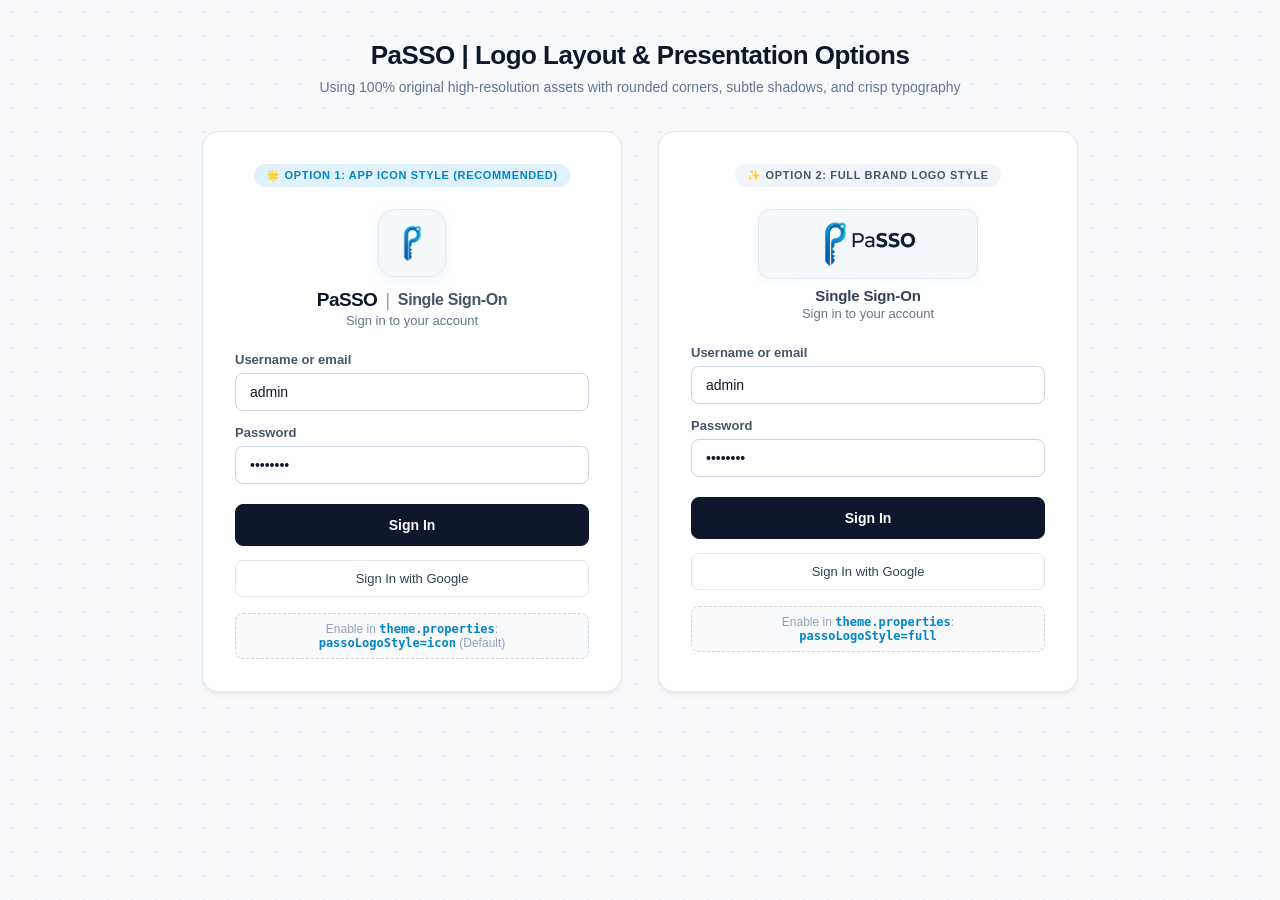
<file: preview.html>
<!DOCTYPE html>
<html lang="en">
<head>
  <meta charset="UTF-8">
  <meta name="viewport" content="width=device-width, initial-scale=1.0">
  <title>PaSSO Keycloak Theme - Logo Options Preview</title>
  <style>
    * {
      box-sizing: border-box;
    }
    body {
      margin: 0;
      padding: 40px 20px;
      font-family: -apple-system, BlinkMacSystemFont, "Segoe UI", Roboto, "Helvetica Neue", Arial, sans-serif;
      background-color: #F8FAFC;
      background-image: radial-gradient(#E2E8F0 1px, transparent 1px);
      background-size: 24px 24px;
      display: flex;
      flex-direction: column;
      align-items: center;
      min-height: 100vh;
      color: #0F172A;
    }
    .header-banner {
      text-align: center;
      margin-bottom: 36px;
    }
    .header-banner h1 {
      font-size: 26px;
      font-weight: 800;
      letter-spacing: -0.02em;
      margin: 0 0 8px 0;
      color: #0F172A;
    }
    .header-banner p {
      color: #64748B;
      font-size: 14px;
      margin: 0;
    }
    .preview-grid {
      display: flex;
      flex-wrap: wrap;
      gap: 36px;
      justify-content: center;
      max-width: 960px;
      width: 100%;
    }
    .option-card {
      background: #FFFFFF;
      border: 1px solid #E2E8F0;
      border-radius: 16px;
      box-shadow: 0 4px 6px -1px rgba(0, 0, 0, 0.05), 0 2px 4px -2px rgba(0, 0, 0, 0.05);
      padding: 32px;
      width: 420px;
      max-width: 100%;
      display: flex;
      flex-direction: column;
      align-items: center;
      text-align: center;
      position: relative;
      transition: transform 0.2s ease, box-shadow 0.2s ease;
    }
    .option-card:hover {
      box-shadow: 0 10px 25px -5px rgba(0, 0, 0, 0.08);
    }
    .tag-badge {
      display: inline-flex;
      align-items: center;
      gap: 6px;
      font-size: 11px;
      font-weight: 700;
      text-transform: uppercase;
      letter-spacing: 0.06em;
      padding: 5px 12px;
      border-radius: 999px;
      margin-bottom: 22px;
    }
    .tag-blue {
      background: #E0F2FE;
      color: #0284C7;
    }
    .tag-slate {
      background: #F1F5F9;
      color: #475569;
    }

    /* Option 1: App Icon Style */
    .passo-logo-icon-card {
      width: 68px;
      height: 68px;
      border-radius: 16px;
      border: 1px solid #E2E8F0;
      background-color: #F5F9FC;
      box-shadow: 0 4px 12px rgba(2, 132, 199, 0.08);
      overflow: hidden;
      display: flex;
      align-items: center;
      justify-content: center;
      margin: 0 auto 12px auto;
      transition: transform 0.2s ease, box-shadow 0.2s ease;
    }
    .passo-logo-icon-card:hover {
      transform: translateY(-2px);
      box-shadow: 0 6px 18px rgba(2, 132, 199, 0.16);
    }
    .passo-logo-icon-img {
      width: 180%;
      height: 180%;
      object-fit: contain;
      object-position: center;
      display: block;
    }

    /* Option 2: Full Logo Banner Style */
    .passo-logo-full-card {
      width: 220px;
      height: 70px;
      border-radius: 12px;
      border: 1px solid #E2E8F0;
      background-color: #F5F9FC;
      box-shadow: 0 2px 8px rgba(0, 0, 0, 0.03);
      overflow: hidden;
      display: flex;
      align-items: center;
      justify-content: center;
      margin: 0 auto 8px auto;
      transition: transform 0.2s ease, box-shadow 0.2s ease;
    }
    .passo-logo-full-card:hover {
      transform: translateY(-2px);
      box-shadow: 0 6px 16px rgba(2, 132, 199, 0.12);
    }
    .passo-logo-full-img {
      width: 135%;
      height: 135%;
      object-fit: contain;
      object-position: center;
      display: block;
    }

    .passo-brand-title {
      display: flex;
      align-items: center;
      justify-content: center;
      gap: 8px;
      font-size: 19px;
      font-weight: 700;
      color: #0F172A;
      letter-spacing: -0.02em;
      margin-bottom: 2px;
    }
    .passo-brand-name {
      font-weight: 800;
      color: #0F172A;
      letter-spacing: -0.03em;
    }
    .passo-brand-divider {
      color: #94A3B8;
      font-weight: 400;
    }
    .passo-brand-subtitle {
      color: #475569;
      font-weight: 600;
      font-size: 16px;
    }
    .passo-brand-subtag {
      font-size: 15px;
      font-weight: 600;
      color: #334155;
      letter-spacing: -0.01em;
      margin-bottom: 2px;
    }
    .passo-brand-desc {
      margin: 0 0 24px 0;
      font-size: 13px;
      color: #64748B;
    }

    /* Form Elements Mockup */
    .form-group {
      width: 100%;
      text-align: left;
      margin-bottom: 14px;
    }
    .form-label {
      display: block;
      font-size: 13px;
      font-weight: 600;
      color: #475569;
      margin-bottom: 6px;
    }
    .form-input {
      width: 100%;
      padding: 10px 14px;
      border: 1px solid #CBD5E1;
      border-radius: 8px;
      font-size: 14px;
      color: #0F172A;
      background: #FFFFFF;
      outline: none;
    }
    .form-btn {
      width: 100%;
      padding: 12px;
      background: #0F172A;
      color: #FFFFFF;
      border: 1px solid #0F172A;
      border-radius: 8px;
      font-size: 14px;
      font-weight: 600;
      cursor: pointer;
      margin-top: 6px;
      transition: background 0.15s ease;
    }
    .form-btn:hover {
      background: #0284C7;
      border-color: #0284C7;
    }
    .social-btn {
      width: 100%;
      padding: 10px;
      background: #FFFFFF;
      border: 1px solid #E2E8F0;
      color: #334155;
      border-radius: 8px;
      font-size: 13px;
      font-weight: 500;
      margin-top: 14px;
      display: flex;
      align-items: center;
      justify-content: center;
      gap: 8px;
    }
    .toggle-hint {
      margin-top: 16px;
      font-size: 12px;
      color: #94A3B8;
      background: #F8FAFC;
      border: 1px dashed #CBD5E1;
      padding: 8px 12px;
      border-radius: 8px;
      width: 100%;
    }
    .toggle-hint code {
      color: #0284C7;
      font-weight: 600;
    }
  </style>
</head>
<body>

  <div class="header-banner">
    <h1>PaSSO | Logo Layout & Presentation Options</h1>
    <p>Using 100% original high-resolution assets with rounded corners, subtle shadows, and crisp typography</p>
  </div>

  <div class="preview-grid">

    <!-- OPTION 1: App Icon Style -->
    <div class="option-card">
      <span class="tag-badge tag-blue">🌟 Option 1: App Icon Style (Recommended)</span>
      
      <div class="passo-logo-icon-card">
        <img src="themes/passo/login/resources/img/passo-logo-icon.png" alt="PaSSO Icon" class="passo-logo-icon-img" />
      </div>
      
      <div class="passo-brand-title">
        <span class="passo-brand-name">PaSSO</span>
        <span class="passo-brand-divider">|</span>
        <span class="passo-brand-subtitle">Single Sign-On</span>
      </div>
      <p class="passo-brand-desc">Sign in to your account</p>

      <div class="form-group">
        <label class="form-label">Username or email</label>
        <input type="text" class="form-input" placeholder="user@example.com" value="admin" readonly>
      </div>

      <div class="form-group">
        <label class="form-label">Password</label>
        <input type="password" class="form-input" value="••••••••" readonly>
      </div>

      <button class="form-btn">Sign In</button>
      <div class="social-btn">Sign In with Google</div>

      <div class="toggle-hint">
        Enable in <code>theme.properties</code>: <br>
        <code>passoLogoStyle=icon</code> (Default)
      </div>
    </div>

    <!-- OPTION 2: Full Logo Banner Style -->
    <div class="option-card">
      <span class="tag-badge tag-slate">✨ Option 2: Full Brand Logo Style</span>

      <div class="passo-logo-full-card">
        <img src="themes/passo/login/resources/img/passo-logo-full.png" alt="PaSSO Full Logo" class="passo-logo-full-img" />
      </div>

      <div class="passo-brand-subtag">Single Sign-On</div>
      <p class="passo-brand-desc">Sign in to your account</p>

      <div class="form-group">
        <label class="form-label">Username or email</label>
        <input type="text" class="form-input" placeholder="user@example.com" value="admin" readonly>
      </div>

      <div class="form-group">
        <label class="form-label">Password</label>
        <input type="password" class="form-input" value="••••••••" readonly>
      </div>

      <button class="form-btn">Sign In</button>
      <div class="social-btn">Sign In with Google</div>

      <div class="toggle-hint">
        Enable in <code>theme.properties</code>: <br>
        <code>passoLogoStyle=full</code>
      </div>
    </div>

  </div>

</body>
</html>
</file>
